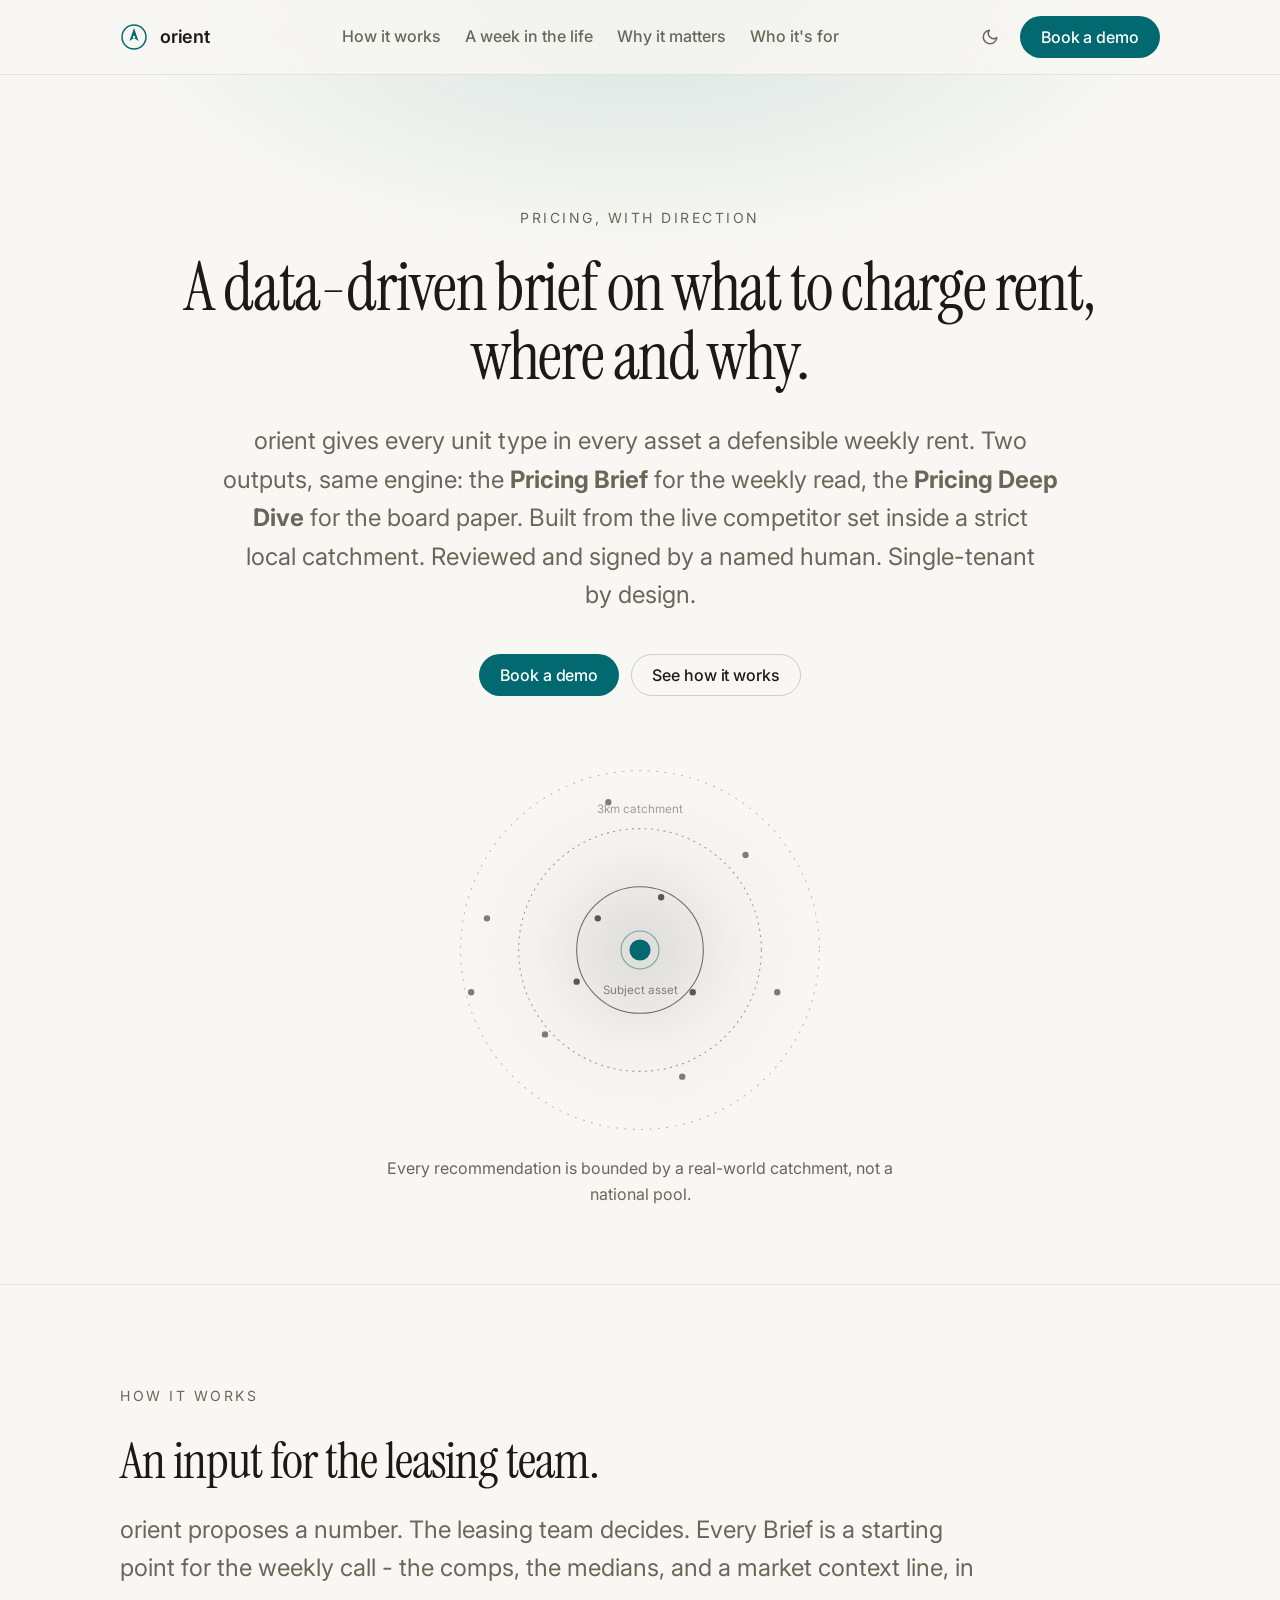
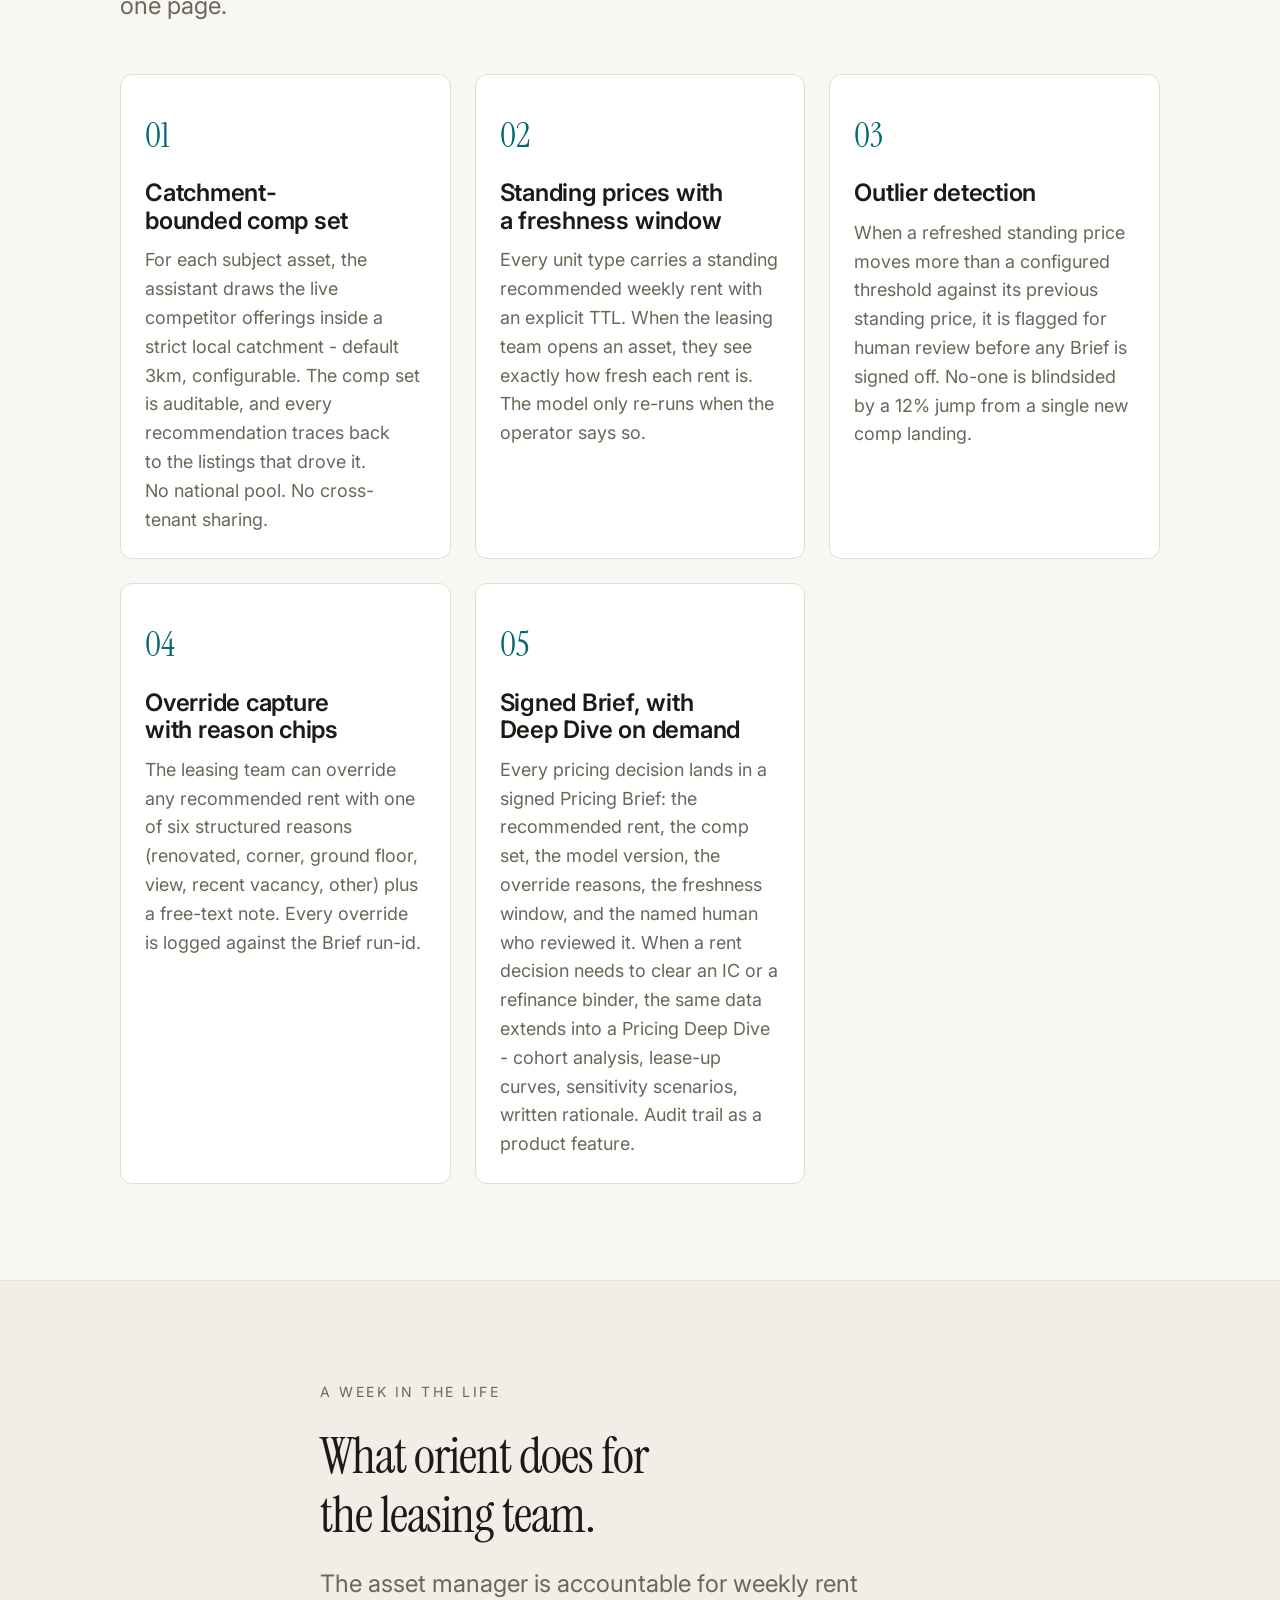
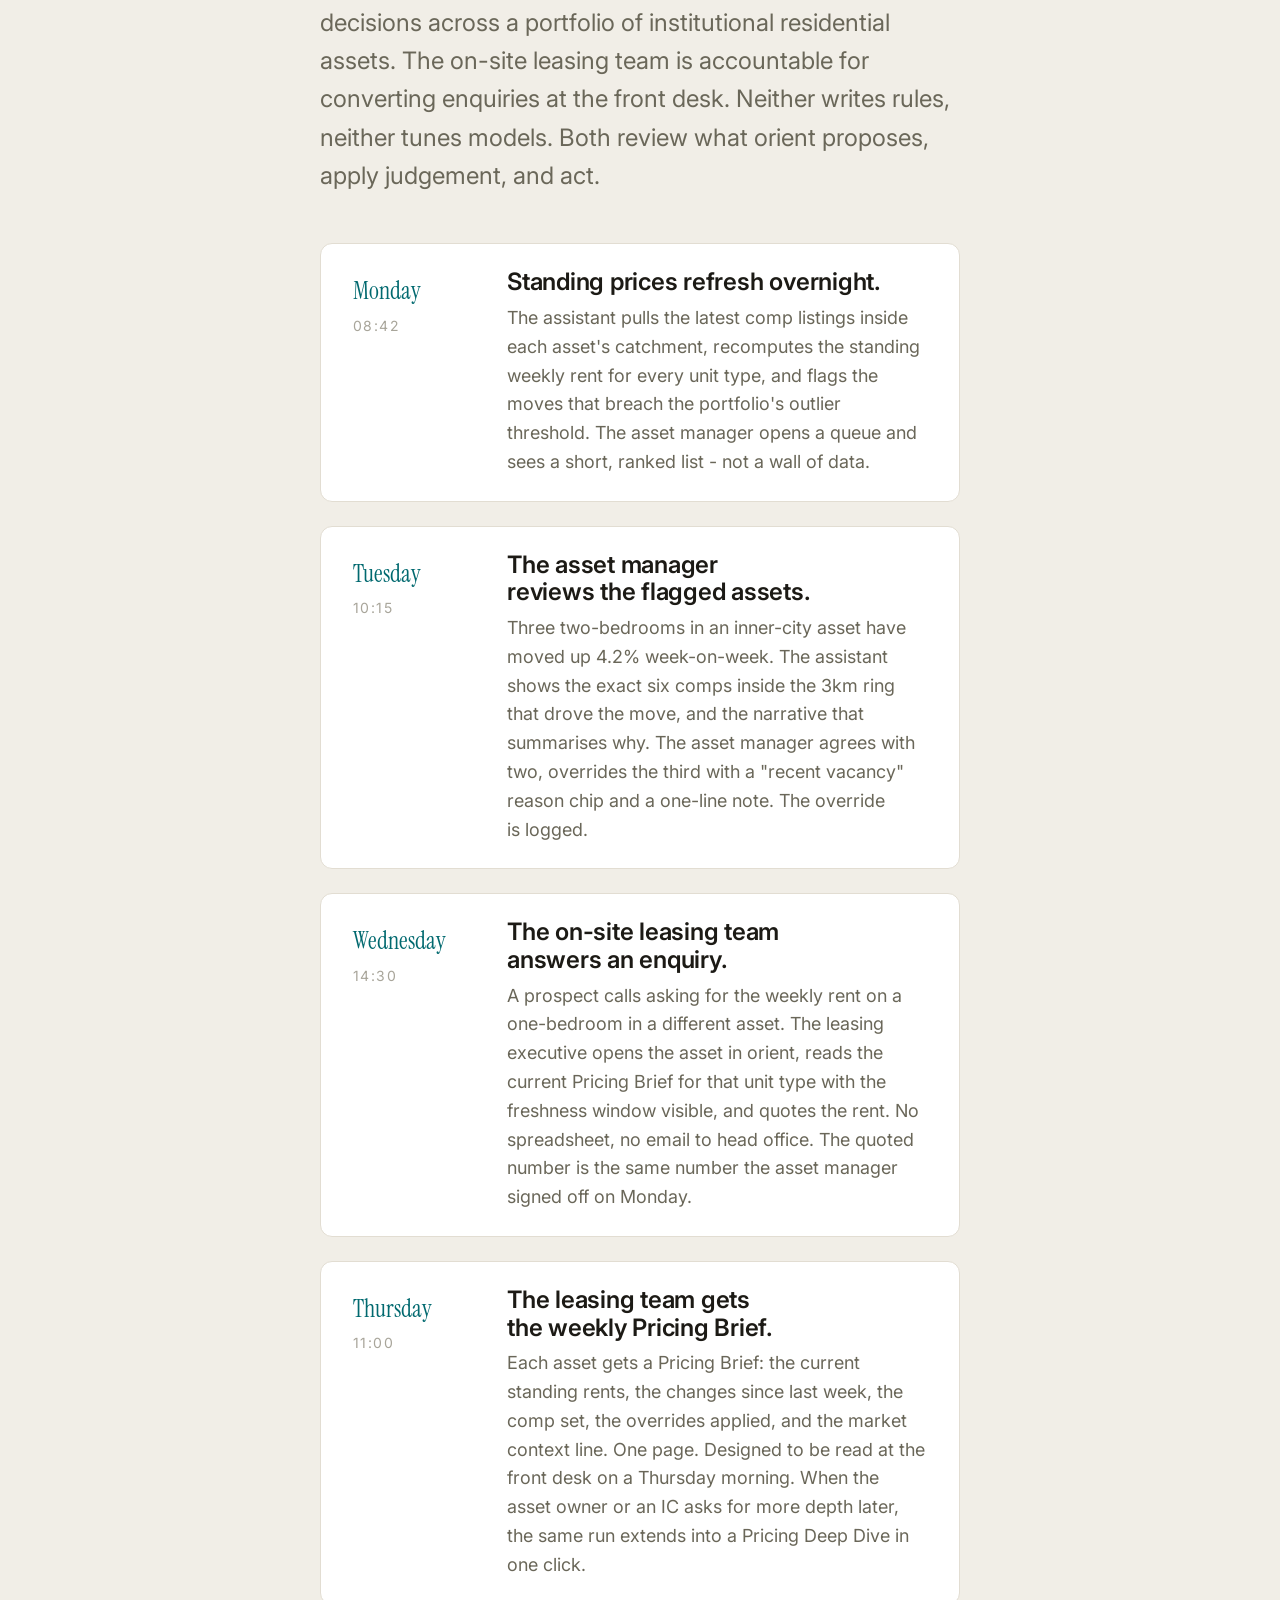
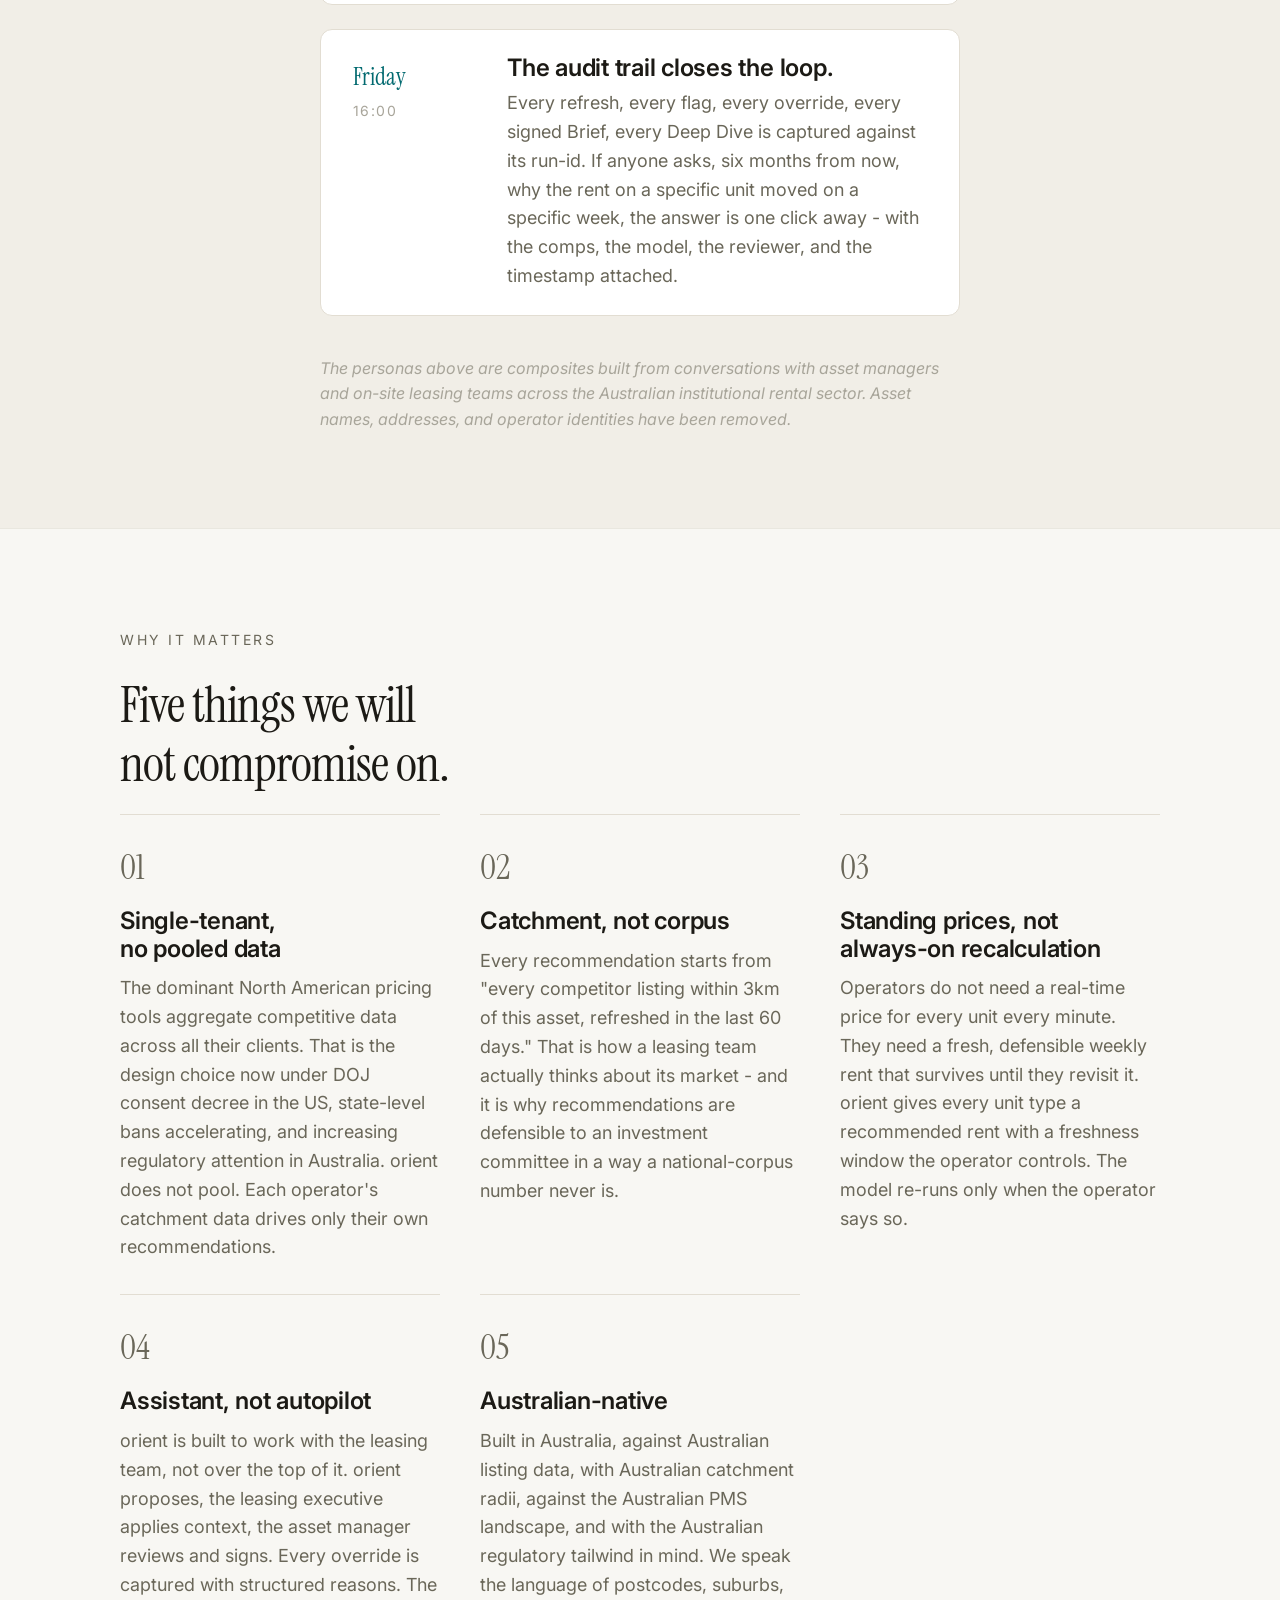
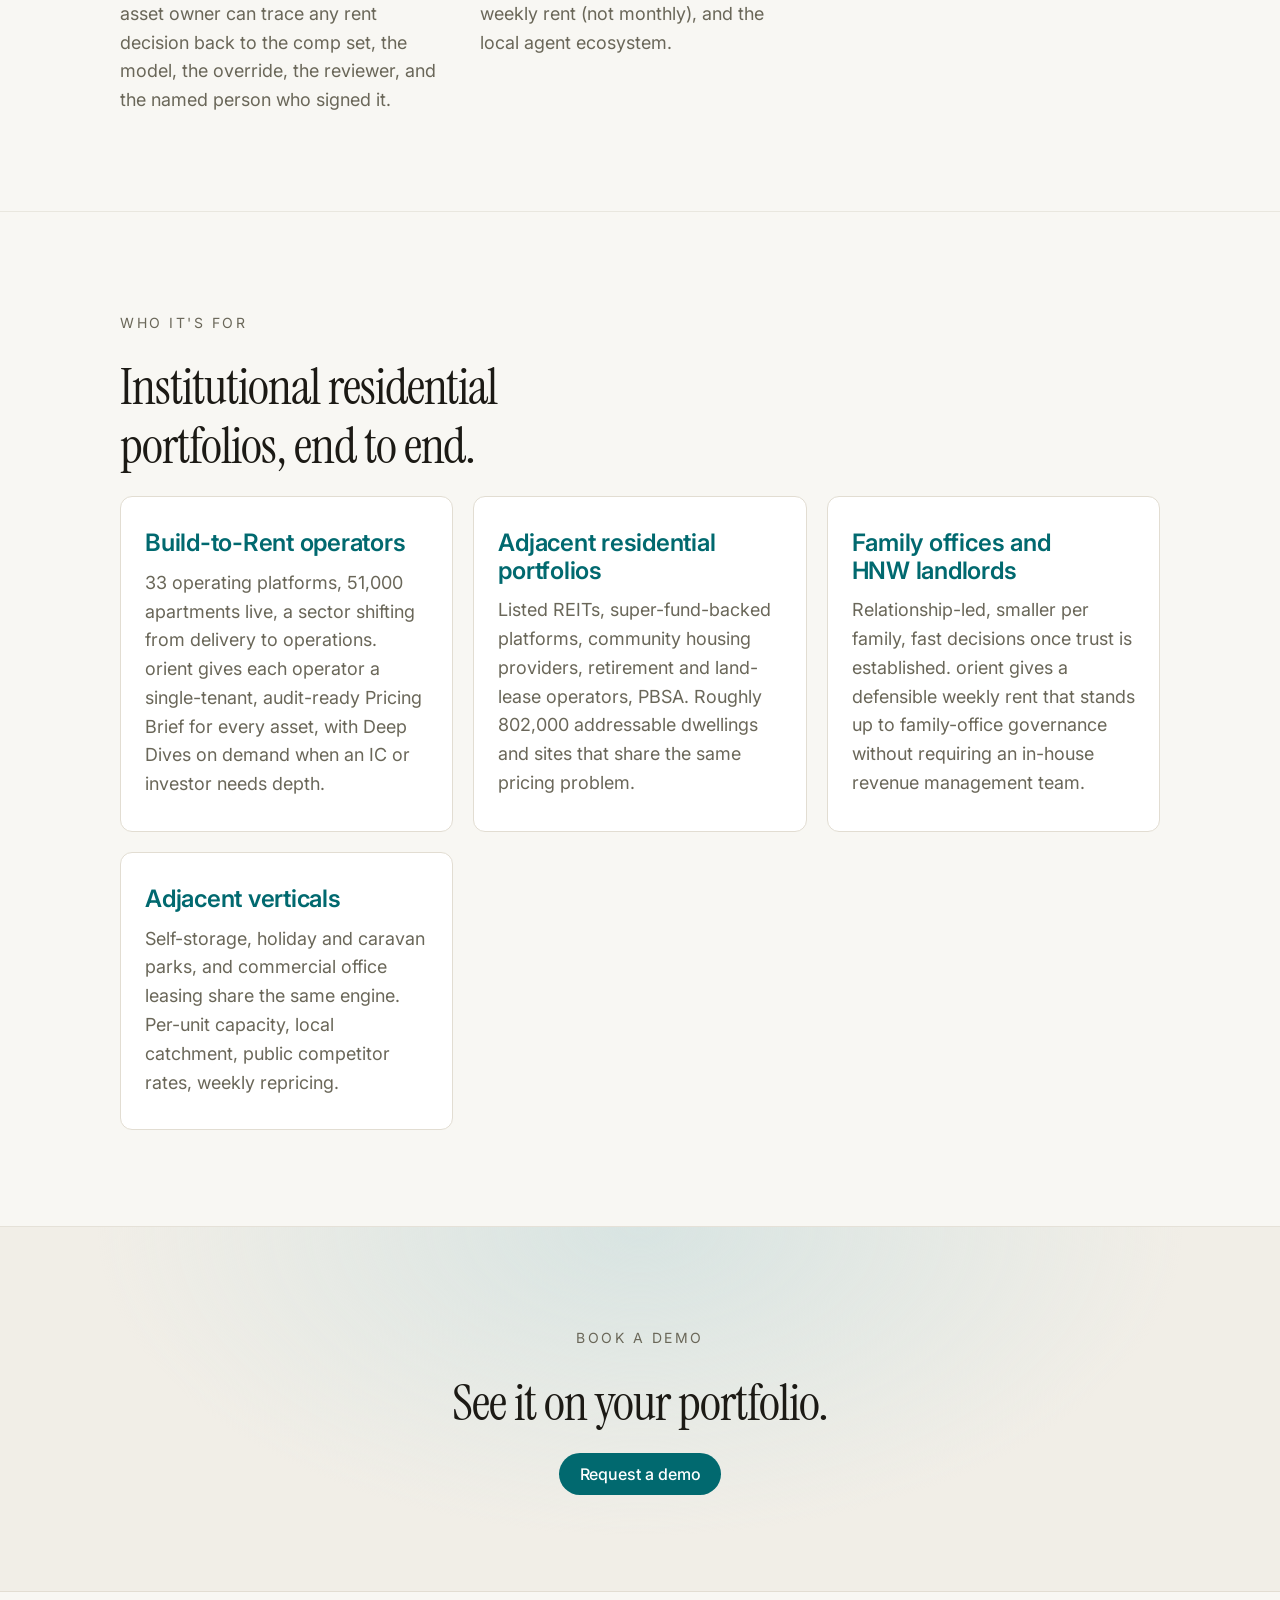
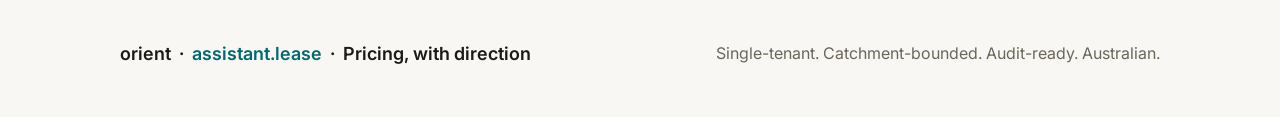
<file: index.html>
<!doctype html>
<html lang="en">
  <head>
    <meta charset="UTF-8" />
    <meta name="viewport" content="width=device-width, initial-scale=1.0" />
    <title>orient - a data-driven brief on what to charge rent, where and why</title>
    <meta
      name="description"
      content="orient is a data-driven brief on what to charge rent, where and why. Pricing Brief for the weekly read, Pricing Deep Dive for the board paper. Catchment-bounded, audit-ready, human-reviewed. Built for Australian institutional residential operators."
    />
    <meta property="og:title" content="orient - what to charge rent, where and why" />
    <meta
      property="og:description"
      content="A data-driven brief on what to charge rent, where and why. Pricing Brief + Pricing Deep Dive for Australian institutional residential operators."
    />
    <meta name="theme-color" content="#01696F" />
    <link rel="icon" type="image/svg+xml" href="favicon.svg" />
    <link rel="preconnect" href="https://fonts.googleapis.com" />
    <link rel="preconnect" href="https://fonts.gstatic.com" crossorigin />
    <link
      href="https://fonts.googleapis.com/css2?family=Inter:wght@400;500;600;700&family=Instrument+Serif:ital@0;1&display=swap"
      rel="stylesheet"
    />
    <link rel="stylesheet" href="styles.css" />
  </head>
  <body>
    <!-- HEADER -->
    <header class="site-header" role="banner">
      <div class="container header-inner">
        <a href="#top" class="brand" aria-label="orient home">
          <svg
            class="brand-mark"
            width="28"
            height="28"
            viewBox="0 0 28 28"
            fill="none"
            aria-hidden="true"
          >
            <!-- orient compass mark: outer ring + a north-pointing arrowhead. -->
            <circle cx="14" cy="14" r="12" stroke="currentColor" stroke-width="1.5" fill="none" />
            <path d="M14 5 L18.5 18 L14 15 L9.5 18 Z" fill="currentColor" />
            <circle cx="14" cy="14" r="1.2" fill="var(--color-surface,#f8f7f3)" />
          </svg>
          <span class="brand-text">orient</span>
        </a>
        <nav class="primary-nav" aria-label="Primary">
          <a href="#how">How it works</a>
          <a href="#week">A week in the life</a>
          <a href="#moat">Why it matters</a>
          <a href="#who">Who it's for</a>
        </nav>
        <div class="header-actions">
          <button
            type="button"
            class="theme-toggle"
            data-theme-toggle
            aria-label="Switch to dark mode"
          ></button>
          <a class="btn btn-primary" href="#contact">Book a demo</a>
        </div>
      </div>
    </header>

    <main id="top">
      <!-- HERO -->
      <section class="hero">
        <div class="container hero-inner">
          <p class="eyebrow">Pricing, with direction</p>
          <h1 class="hero-title">
            A data-driven brief on what to charge rent,<br />
            where and why.
          </h1>
          <p class="hero-sub">
            orient gives every unit type in every asset a defensible weekly rent. Two outputs,
            same engine: the <strong>Pricing Brief</strong> for the weekly read, the
            <strong>Pricing Deep Dive</strong> for the board paper. Built from the live
            competitor set inside a strict local catchment. Reviewed and signed by a named
            human. Single-tenant by design.
          </p>
          <div class="hero-cta">
            <a class="btn btn-primary" href="#contact">Book a demo</a>
            <a class="btn btn-ghost" href="#how">See how it works</a>
          </div>

          <!-- Abstract catchment diagram -->
          <figure class="catchment" aria-label="Catchment diagram: a target asset at the centre, with comparable listings inside a 3km ring">
            <svg viewBox="0 0 720 360" role="img" aria-hidden="true">
              <defs>
                <radialGradient id="ringGlow" cx="50%" cy="50%" r="50%">
                  <stop offset="0%" stop-color="currentColor" stop-opacity="0.12" />
                  <stop offset="60%" stop-color="currentColor" stop-opacity="0.02" />
                  <stop offset="100%" stop-color="currentColor" stop-opacity="0" />
                </radialGradient>
              </defs>
              <g transform="translate(360 180)">
                <circle r="170" fill="url(#ringGlow)" />
                <circle r="170" fill="none" stroke="currentColor" stroke-opacity="0.25" stroke-dasharray="2 6" />
                <circle r="115" fill="none" stroke="currentColor" stroke-opacity="0.4" stroke-dasharray="2 4" />
                <circle r="60" fill="none" stroke="currentColor" stroke-opacity="0.6" />
                <!-- comp dots -->
                <g fill="currentColor">
                  <circle cx="-145" cy="-30" r="3" opacity="0.55" />
                  <circle cx="-90" cy="80" r="3" opacity="0.55" />
                  <circle cx="40" cy="120" r="3" opacity="0.55" />
                  <circle cx="130" cy="40" r="3" opacity="0.55" />
                  <circle cx="100" cy="-90" r="3" opacity="0.55" />
                  <circle cx="-30" cy="-140" r="3" opacity="0.55" />
                  <circle cx="-160" cy="40" r="3" opacity="0.55" />
                  <circle cx="20" cy="-50" r="3" opacity="0.7" />
                  <circle cx="-60" cy="30" r="3" opacity="0.7" />
                  <circle cx="50" cy="40" r="3" opacity="0.7" />
                  <circle cx="-40" cy="-30" r="3" opacity="0.7" />
                </g>
                <!-- subject asset -->
                <g class="subject-pulse">
                  <circle r="10" fill="var(--color-primary)" />
                  <circle r="18" fill="none" stroke="var(--color-primary)" stroke-opacity="0.5" />
                </g>
                <text x="0" y="42" text-anchor="middle" fill="currentColor" opacity="0.5" font-size="11" font-family="Inter, system-ui">Subject asset</text>
                <text x="0" y="-130" text-anchor="middle" fill="currentColor" opacity="0.4" font-size="11" font-family="Inter, system-ui">3km catchment</text>
              </g>
            </svg>
            <figcaption>Every recommendation is bounded by a real-world catchment, not a national pool.</figcaption>
          </figure>
        </div>
      </section>

      <!-- HOW IT WORKS -->
      <section id="how" class="section section-how">
        <div class="container">
          <p class="eyebrow">How it works</p>
          <h2 class="section-title">An input for the leasing team.</h2>
          <p class="section-lede">
            orient proposes a number. The leasing team decides. Every Brief is a starting point
            for the weekly call - the comps, the medians, and a market context line, in one page.
          </p>

          <ol class="steps" role="list">
            <li class="step">
              <div class="step-num" aria-hidden="true">01</div>
              <h3>Catchment-bounded comp set</h3>
              <p>
                For each subject asset, the assistant draws the live competitor offerings inside a
                strict local catchment - default 3km, configurable. The comp set is auditable, and
                every recommendation traces back to the listings that drove it. No national pool.
                No cross-tenant sharing.
              </p>
            </li>
            <li class="step">
              <div class="step-num" aria-hidden="true">02</div>
              <h3>Standing prices with a freshness window</h3>
              <p>
                Every unit type carries a standing recommended weekly rent with an explicit TTL.
                When the leasing team opens an asset, they see exactly how fresh each rent is. The
                model only re-runs when the operator says so.
              </p>
            </li>
            <li class="step">
              <div class="step-num" aria-hidden="true">03</div>
              <h3>Outlier detection</h3>
              <p>
                When a refreshed standing price moves more than a configured threshold against its
                previous standing price, it is flagged for human review before any Brief is signed
                off. No-one is blindsided by a 12% jump from a single new comp landing.
              </p>
            </li>
            <li class="step">
              <div class="step-num" aria-hidden="true">04</div>
              <h3>Override capture with reason chips</h3>
              <p>
                The leasing team can override any recommended rent with one of six structured
                reasons (renovated, corner, ground floor, view, recent vacancy, other) plus a
                free-text note. Every override is logged against the Brief run-id.
              </p>
            </li>
            <li class="step">
              <div class="step-num" aria-hidden="true">05</div>
              <h3>Signed Brief, with Deep Dive on demand</h3>
              <p>
                Every pricing decision lands in a signed Pricing Brief: the recommended rent, the
                comp set, the model version, the override reasons, the freshness window, and the
                named human who reviewed it. When a rent decision needs to clear an IC or a
                refinance binder, the same data extends into a Pricing Deep Dive - cohort
                analysis, lease-up curves, sensitivity scenarios, written rationale. Audit trail
                as a product feature.
              </p>
            </li>
          </ol>
        </div>
      </section>

      <!-- A WEEK IN THE LIFE -->
      <section id="week" class="section section-week">
        <div class="container narrow">
          <p class="eyebrow">A week in the life</p>
          <h2 class="section-title">What orient does for the leasing team.</h2>
          <p class="section-lede">
            The asset manager is accountable for weekly rent decisions across a portfolio of
            institutional residential assets. The on-site leasing team is accountable for
            converting enquiries at the front desk. Neither writes rules, neither tunes models.
            Both review what orient proposes, apply judgement, and act.
          </p>

          <div class="timeline" role="list">
            <article class="t-card" role="listitem">
              <div class="t-meta">
                <span class="t-day">Monday</span>
                <span class="t-time">08:42</span>
              </div>
              <h3>Standing prices refresh overnight.</h3>
              <p>
                The assistant pulls the latest comp listings inside each asset's catchment, recomputes
                the standing weekly rent for every unit type, and flags the moves that breach the
                portfolio's outlier threshold. The asset manager opens a queue and sees a short,
                ranked list - not a wall of data.
              </p>
            </article>

            <article class="t-card" role="listitem">
              <div class="t-meta">
                <span class="t-day">Tuesday</span>
                <span class="t-time">10:15</span>
              </div>
              <h3>The asset manager reviews the flagged assets.</h3>
              <p>
                Three two-bedrooms in an inner-city asset have moved up 4.2% week-on-week. The
                assistant shows the exact six comps inside the 3km ring that drove the move, and
                the narrative that summarises why. The asset manager agrees with two, overrides
                the third with a "recent vacancy" reason chip and a one-line note. The override
                is logged.
              </p>
            </article>

            <article class="t-card" role="listitem">
              <div class="t-meta">
                <span class="t-day">Wednesday</span>
                <span class="t-time">14:30</span>
              </div>
              <h3>The on-site leasing team answers an enquiry.</h3>
              <p>
                A prospect calls asking for the weekly rent on a one-bedroom in a different asset.
                The leasing executive opens the asset in orient, reads the current Pricing Brief
                for that unit type with the freshness window visible, and quotes the rent. No
                spreadsheet, no email to head office. The quoted number is the same number the
                asset manager signed off on Monday.
              </p>
            </article>

            <article class="t-card" role="listitem">
              <div class="t-meta">
                <span class="t-day">Thursday</span>
                <span class="t-time">11:00</span>
              </div>
              <h3>The leasing team gets the weekly Pricing Brief.</h3>
              <p>
                Each asset gets a Pricing Brief: the current standing rents, the changes since
                last week, the comp set, the overrides applied, and the market context line.
                One page. Designed to be read at the front desk on a Thursday morning. When the
                asset owner or an IC asks for more depth later, the same run extends into a
                Pricing Deep Dive in one click.
              </p>
            </article>

            <article class="t-card" role="listitem">
              <div class="t-meta">
                <span class="t-day">Friday</span>
                <span class="t-time">16:00</span>
              </div>
              <h3>The audit trail closes the loop.</h3>
              <p>
                Every refresh, every flag, every override, every signed Brief, every Deep Dive
                is captured against its run-id. If anyone asks, six months from now, why the rent
                on a specific unit moved on a specific week, the answer is one click away - with
                the comps, the model, the reviewer, and the timestamp attached.
              </p>
            </article>
          </div>

          <p class="footnote">
            The personas above are composites built from conversations with asset managers and
            on-site leasing teams across the Australian institutional rental sector. Asset names,
            addresses, and operator identities have been removed.
          </p>
        </div>
      </section>

      <!-- MOAT / WHY IT MATTERS -->
      <section id="moat" class="section section-moat">
        <div class="container">
          <p class="eyebrow">Why it matters</p>
          <h2 class="section-title">Five things we will not compromise on.</h2>

          <div class="pillars">
            <article class="pillar">
              <p class="pillar-num">01</p>
              <h3>Single-tenant, no pooled data</h3>
              <p>
                The dominant North American pricing tools aggregate competitive data across all
                their clients. That is the design choice now under DOJ consent decree in the US,
                state-level bans accelerating, and increasing regulatory attention in Australia.
                orient does not pool. Each operator's catchment data drives only their own
                recommendations.
              </p>
            </article>
            <article class="pillar">
              <p class="pillar-num">02</p>
              <h3>Catchment, not corpus</h3>
              <p>
                Every recommendation starts from "every competitor listing within 3km of this asset,
                refreshed in the last 60 days." That is how a leasing team actually thinks about
                its market - and it is why recommendations are defensible to an investment
                committee in a way a national-corpus number never is.
              </p>
            </article>
            <article class="pillar">
              <p class="pillar-num">03</p>
              <h3>Standing prices, not always-on recalculation</h3>
              <p>
                Operators do not need a real-time price for every unit every minute. They need a
                fresh, defensible weekly rent that survives until they revisit it. orient gives
                every unit type a recommended rent with a freshness window the operator controls.
                The model re-runs only when the operator says so.
              </p>
            </article>
            <article class="pillar">
              <p class="pillar-num">04</p>
              <h3>Assistant, not autopilot</h3>
              <p>
                orient is built to work with the leasing team, not over the top of it. orient
                proposes, the leasing executive applies context, the asset manager reviews and
                signs. Every override is captured with structured reasons. The asset owner can
                trace any rent decision back to the comp set, the model, the override, the
                reviewer, and the named person who signed it.
              </p>
            </article>
            <article class="pillar">
              <p class="pillar-num">05</p>
              <h3>Australian-native</h3>
              <p>
                Built in Australia, against Australian listing data, with Australian catchment
                radii, against the Australian PMS landscape, and with the Australian regulatory
                tailwind in mind. We speak the language of postcodes, suburbs, weekly rent (not
                monthly), and the local agent ecosystem.
              </p>
            </article>
          </div>
        </div>
      </section>

      <!-- WHO IT IS FOR -->
      <section id="who" class="section section-who">
        <div class="container">
          <p class="eyebrow">Who it's for</p>
          <h2 class="section-title">Institutional residential portfolios, end to end.</h2>

          <div class="who-grid">
            <article class="who-card">
              <h3>Build-to-Rent operators</h3>
              <p>
                33 operating platforms, 51,000 apartments live, a sector shifting from delivery to
                operations. orient gives each operator a single-tenant, audit-ready Pricing Brief
                for every asset, with Deep Dives on demand when an IC or investor needs depth.
              </p>
            </article>
            <article class="who-card">
              <h3>Adjacent residential portfolios</h3>
              <p>
                Listed REITs, super-fund-backed platforms, community housing providers,
                retirement and land-lease operators, PBSA. Roughly 802,000 addressable
                dwellings and sites that share the same pricing problem.
              </p>
            </article>
            <article class="who-card">
              <h3>Family offices and HNW landlords</h3>
              <p>
                Relationship-led, smaller per family, fast decisions once trust is established.
                orient gives a defensible weekly rent that stands up to family-office governance
                without requiring an in-house revenue management team.
              </p>
            </article>
            <article class="who-card">
              <h3>Adjacent verticals</h3>
              <p>
                Self-storage, holiday and caravan parks, and commercial office leasing share the
                same engine. Per-unit capacity, local catchment, public competitor rates,
                weekly repricing.
              </p>
            </article>
          </div>
        </div>
      </section>

      <!-- CONTACT -->
      <section id="contact" class="section section-contact">
        <div class="container narrow">
          <p class="eyebrow">Book a demo</p>
          <h2 class="section-title">See it on your portfolio.</h2>
          <div class="contact-cta">
            <a class="btn btn-primary" href="mailto:hello@withorient.com?subject=orient%20demo%20request">Request a demo</a>
          </div>
        </div>
      </section>
    </main>

    <footer class="site-footer">
      <div class="container footer-inner">
        <p class="footer-brand">
          orient &nbsp;&middot;&nbsp; <a href="https://assistant.lease">assistant.lease</a> &nbsp;&middot;&nbsp; Pricing, with direction
        </p>
        <p class="footer-meta">
          Single-tenant. Catchment-bounded. Audit-ready. Australian.
        </p>
      </div>
    </footer>

    <script>
      (function () {
        const t = document.querySelector('[data-theme-toggle]'),
          r = document.documentElement;
        let d = matchMedia('(prefers-color-scheme:dark)').matches ? 'dark' : 'light';
        r.setAttribute('data-theme', d);
        const setIcon = () => {
          t.setAttribute(
            'aria-label',
            'Switch to ' + (d === 'dark' ? 'light' : 'dark') + ' mode'
          );
          t.innerHTML =
            d === 'dark'
              ? '<svg width="18" height="18" viewBox="0 0 24 24" fill="none" stroke="currentColor" stroke-width="2" stroke-linecap="round" stroke-linejoin="round"><circle cx="12" cy="12" r="5"/><path d="M12 1v2M12 21v2M4.22 4.22l1.42 1.42M18.36 18.36l1.42 1.42M1 12h2M21 12h2M4.22 19.78l1.42-1.42M18.36 5.64l1.42-1.42"/></svg>'
              : '<svg width="18" height="18" viewBox="0 0 24 24" fill="none" stroke="currentColor" stroke-width="2" stroke-linecap="round" stroke-linejoin="round"><path d="M21 12.79A9 9 0 1 1 11.21 3 7 7 0 0 0 21 12.79z"/></svg>';
        };
        if (t) {
          setIcon();
          t.addEventListener('click', () => {
            d = d === 'dark' ? 'light' : 'dark';
            r.setAttribute('data-theme', d);
            setIcon();
          });
        }
      })();
    </script>
  </body>
</html>
</file>
<file: styles.css>
/* =============================
   Assistant.Lease - styles
   ============================= */

:root {
  --text-xs: clamp(0.75rem, 0.7rem + 0.25vw, 0.875rem);
  --text-sm: clamp(0.875rem, 0.8rem + 0.35vw, 1rem);
  --text-base: clamp(1rem, 0.95rem + 0.25vw, 1.125rem);
  --text-lg: clamp(1.125rem, 1rem + 0.75vw, 1.5rem);
  --text-xl: clamp(1.5rem, 1.2rem + 1.25vw, 2.25rem);
  --text-2xl: clamp(2rem, 1.2rem + 2.5vw, 3.5rem);
  --text-3xl: clamp(2.5rem, 1rem + 4vw, 5rem);

  --space-1: 0.25rem;
  --space-2: 0.5rem;
  --space-3: 0.75rem;
  --space-4: 1rem;
  --space-5: 1.25rem;
  --space-6: 1.5rem;
  --space-8: 2rem;
  --space-10: 2.5rem;
  --space-12: 3rem;
  --space-16: 4rem;
  --space-20: 5rem;
  --space-24: 6rem;
  --space-32: 8rem;

  --radius-sm: 0.375rem;
  --radius-md: 0.5rem;
  --radius-lg: 0.75rem;
  --radius-xl: 1rem;
  --radius-full: 9999px;

  --transition-interactive: 200ms cubic-bezier(0.16, 1, 0.3, 1);
  --content-default: 1120px;
  --content-narrow: 720px;

  --font-display: 'Instrument Serif', Georgia, 'Times New Roman', serif;
  --font-body: 'Inter', system-ui, -apple-system, 'Helvetica Neue', sans-serif;
}

:root,
[data-theme='light'] {
  --color-bg: #f8f7f3;
  --color-surface: #ffffff;
  --color-surface-2: #fbfaf6;
  --color-surface-offset: #f1eee7;
  --color-divider: #e2ddd2;
  --color-border: #d3cdc0;

  --color-text: #1c1a15;
  --color-text-muted: #6a6759;
  --color-text-faint: #a8a59a;

  --color-primary: #01696f;
  --color-primary-hover: #0c4e54;
  --color-primary-active: #0f3638;
  --color-primary-soft: #d8e4e2;

  --shadow-sm: 0 1px 2px rgba(28, 26, 21, 0.06);
  --shadow-md: 0 8px 24px rgba(28, 26, 21, 0.08);
  --shadow-lg: 0 24px 64px rgba(28, 26, 21, 0.12);
}

[data-theme='dark'] {
  --color-bg: #131310;
  --color-surface: #1a1a17;
  --color-surface-2: #1f1f1c;
  --color-surface-offset: #232320;
  --color-divider: #2b2b27;
  --color-border: #3a3a35;

  --color-text: #ebe9e3;
  --color-text-muted: #98948a;
  --color-text-faint: #5e5a52;

  --color-primary: #4f98a3;
  --color-primary-hover: #6caab4;
  --color-primary-active: #2a7a86;
  --color-primary-soft: #1f3739;

  --shadow-sm: 0 1px 2px rgba(0, 0, 0, 0.4);
  --shadow-md: 0 8px 24px rgba(0, 0, 0, 0.5);
  --shadow-lg: 0 24px 64px rgba(0, 0, 0, 0.6);
}

/* base */
*,
*::before,
*::after {
  box-sizing: border-box;
  margin: 0;
  padding: 0;
}
html {
  -webkit-font-smoothing: antialiased;
  -moz-osx-font-smoothing: grayscale;
  text-rendering: optimizeLegibility;
  scroll-behavior: smooth;
  scroll-padding-top: 96px;
}
body {
  min-height: 100dvh;
  line-height: 1.6;
  font-family: var(--font-body);
  font-size: var(--text-base);
  color: var(--color-text);
  background-color: var(--color-bg);
  background-image:
    radial-gradient(
      ellipse 60% 40% at 50% 0%,
      var(--color-primary-soft) 0%,
      transparent 70%
    );
  background-attachment: fixed;
}
img,
svg {
  display: block;
  max-width: 100%;
  height: auto;
}
a {
  color: var(--color-primary);
  text-decoration: none;
  transition: color var(--transition-interactive);
}
a:hover {
  color: var(--color-primary-hover);
}
h1,
h2,
h3,
h4 {
  text-wrap: balance;
  line-height: 1.15;
  font-weight: 600;
  letter-spacing: -0.01em;
}
p {
  text-wrap: pretty;
  max-width: 64ch;
}
::selection {
  background: var(--color-primary-soft);
  color: var(--color-text);
}
button {
  cursor: pointer;
  background: none;
  border: none;
  font: inherit;
  color: inherit;
}

/* layout */
.container {
  width: 100%;
  max-width: var(--content-default);
  margin: 0 auto;
  padding-inline: clamp(var(--space-5), 4vw, var(--space-10));
}
.container.narrow {
  max-width: var(--content-narrow);
}

/* header */
.site-header {
  position: sticky;
  top: 0;
  z-index: 50;
  background: color-mix(in oklab, var(--color-bg) 80%, transparent);
  backdrop-filter: blur(14px);
  -webkit-backdrop-filter: blur(14px);
  border-bottom: 1px solid color-mix(in oklab, var(--color-border) 50%, transparent);
}
.header-inner {
  display: flex;
  align-items: center;
  justify-content: space-between;
  gap: var(--space-6);
  padding-block: var(--space-4);
}
.brand {
  display: inline-flex;
  align-items: center;
  gap: var(--space-3);
  color: var(--color-text);
  font-weight: 600;
  letter-spacing: -0.01em;
}
.brand:hover {
  color: var(--color-text);
}
.brand-mark {
  color: var(--color-primary);
}
.brand-text {
  font-size: var(--text-base);
}
.brand-dot {
  color: var(--color-primary);
}
.primary-nav {
  display: flex;
  gap: var(--space-6);
}
.primary-nav a {
  color: var(--color-text-muted);
  font-size: var(--text-sm);
  font-weight: 500;
}
.primary-nav a:hover {
  color: var(--color-text);
}
.header-actions {
  display: flex;
  align-items: center;
  gap: var(--space-3);
}
.theme-toggle {
  width: 36px;
  height: 36px;
  display: inline-flex;
  align-items: center;
  justify-content: center;
  border-radius: var(--radius-full);
  color: var(--color-text-muted);
  transition: all var(--transition-interactive);
}
.theme-toggle:hover {
  background: var(--color-surface-offset);
  color: var(--color-text);
}

@media (max-width: 760px) {
  .primary-nav {
    display: none;
  }
}

/* buttons */
.btn {
  display: inline-flex;
  align-items: center;
  justify-content: center;
  padding: var(--space-3) var(--space-5);
  border-radius: var(--radius-full);
  font-size: var(--text-sm);
  font-weight: 500;
  line-height: 1;
  letter-spacing: -0.005em;
  transition: all var(--transition-interactive);
  border: 1px solid transparent;
}
.btn-primary {
  background: var(--color-primary);
  color: #fff;
}
.btn-primary:hover {
  background: var(--color-primary-hover);
  color: #fff;
  transform: translateY(-1px);
  box-shadow: var(--shadow-md);
}
.btn-ghost {
  border-color: var(--color-border);
  color: var(--color-text);
}
.btn-ghost:hover {
  border-color: var(--color-primary);
  color: var(--color-primary);
}

/* hero */
.hero {
  padding-block: clamp(var(--space-16), 10vw, var(--space-32))
    clamp(var(--space-12), 6vw, var(--space-20));
}
.hero-inner {
  text-align: center;
}
.eyebrow {
  display: inline-block;
  font-size: var(--text-xs);
  letter-spacing: 0.18em;
  text-transform: uppercase;
  color: var(--color-text-muted);
  margin-bottom: var(--space-6);
}
.hero-title {
  font-family: var(--font-display);
  font-weight: 400;
  font-size: var(--text-3xl);
  line-height: 1.02;
  letter-spacing: -0.02em;
  margin-bottom: var(--space-8);
}
.hero-sub {
  margin: 0 auto;
  max-width: 56ch;
  font-size: var(--text-lg);
  color: var(--color-text-muted);
  margin-bottom: var(--space-10);
}
.hero-cta {
  display: inline-flex;
  flex-wrap: wrap;
  justify-content: center;
  gap: var(--space-3);
  margin-bottom: var(--space-16);
}

.catchment {
  margin: 0 auto;
  max-width: 760px;
  color: var(--color-text);
}
.catchment svg {
  width: 100%;
  height: auto;
}
.catchment figcaption {
  margin-top: var(--space-4);
  font-size: var(--text-sm);
  color: var(--color-text-muted);
  text-align: center;
  max-width: 56ch;
  margin-inline: auto;
}
@keyframes subjectPulse {
  0%,
  100% {
    transform: scale(1);
    opacity: 1;
  }
  50% {
    transform: scale(1.1);
    opacity: 0.9;
  }
}
.subject-pulse {
  transform-origin: 0 0;
  animation: subjectPulse 3.4s ease-in-out infinite;
}
@media (prefers-reduced-motion: reduce) {
  .subject-pulse {
    animation: none;
  }
}

/* generic section */
.section {
  padding-block: clamp(var(--space-16), 8vw, var(--space-24));
  border-top: 1px solid color-mix(in oklab, var(--color-border) 40%, transparent);
}
.section-title {
  font-family: var(--font-display);
  font-weight: 400;
  font-size: var(--text-2xl);
  letter-spacing: -0.02em;
  margin-bottom: var(--space-5);
  max-width: 22ch;
}
.section-lede {
  font-size: var(--text-lg);
  color: var(--color-text-muted);
  max-width: 60ch;
  margin-bottom: var(--space-12);
}

/* steps (how it works) */
.steps {
  display: grid;
  grid-template-columns: repeat(auto-fit, minmax(280px, 1fr));
  gap: var(--space-6);
  list-style: none;
}
.step {
  background: var(--color-surface);
  border: 1px solid var(--color-divider);
  border-radius: var(--radius-lg);
  padding: var(--space-8) var(--space-6) var(--space-6);
  position: relative;
  transition: all var(--transition-interactive);
}
.step:hover {
  border-color: var(--color-primary);
  transform: translateY(-2px);
  box-shadow: var(--shadow-md);
}
.step-num {
  font-family: var(--font-display);
  font-size: var(--text-xl);
  color: var(--color-primary);
  margin-bottom: var(--space-4);
}
.step h3 {
  font-size: var(--text-lg);
  margin-bottom: var(--space-3);
}
.step p {
  font-size: var(--text-base);
  color: var(--color-text-muted);
}

/* week - timeline */
.section-week {
  background: var(--color-surface-offset);
}
.timeline {
  display: grid;
  gap: var(--space-6);
  margin-bottom: var(--space-10);
}
.t-card {
  background: var(--color-surface);
  border: 1px solid var(--color-divider);
  border-radius: var(--radius-lg);
  padding: var(--space-6) var(--space-8);
  display: grid;
  grid-template-columns: 130px 1fr;
  grid-template-rows: auto auto;
  column-gap: var(--space-6);
  row-gap: var(--space-2);
  align-items: start;
}
.t-card:hover {
  border-color: var(--color-primary);
}
.t-meta {
  grid-column: 1;
  grid-row: 1 / span 2;
  display: flex;
  flex-direction: column;
  gap: var(--space-1);
  padding-top: var(--space-1);
}
.t-card h3 {
  grid-column: 2;
  grid-row: 1;
}
.t-card p {
  grid-column: 2;
  grid-row: 2;
}
.t-day {
  font-family: var(--font-display);
  font-size: var(--text-lg);
  color: var(--color-primary);
}
.t-time {
  font-size: var(--text-xs);
  letter-spacing: 0.1em;
  text-transform: uppercase;
  color: var(--color-text-faint);
}
.t-card h3 {
  font-size: var(--text-lg);
  margin-bottom: 0;
}
.t-card p {
  font-size: var(--text-base);
  color: var(--color-text-muted);
}
.footnote {
  font-size: var(--text-sm);
  color: var(--color-text-faint);
  font-style: italic;
  max-width: 64ch;
}
@media (max-width: 640px) {
  .t-card {
    grid-template-columns: 1fr;
    grid-template-rows: auto auto auto;
    padding: var(--space-5);
  }
  .t-meta {
    grid-column: 1;
    grid-row: 1;
    flex-direction: row;
    align-items: baseline;
    gap: var(--space-3);
  }
  .t-card h3 {
    grid-column: 1;
    grid-row: 2;
  }
  .t-card p {
    grid-column: 1;
    grid-row: 3;
  }
}

/* moat / pillars */
.pillars {
  display: grid;
  grid-template-columns: repeat(auto-fit, minmax(280px, 1fr));
  gap: var(--space-8) var(--space-10);
}
.pillar {
  position: relative;
  padding-top: var(--space-6);
  border-top: 1px solid var(--color-divider);
}
.pillar-num {
  font-family: var(--font-display);
  font-size: var(--text-xl);
  color: var(--color-primary);
  margin-bottom: var(--space-3);
}
.pillar h3 {
  font-size: var(--text-lg);
  margin-bottom: var(--space-3);
}
.pillar p {
  color: var(--color-text-muted);
}

/* who */
.who-grid {
  display: grid;
  grid-template-columns: repeat(auto-fit, minmax(280px, 1fr));
  gap: var(--space-5);
}
.who-card {
  background: var(--color-surface);
  border: 1px solid var(--color-divider);
  border-radius: var(--radius-lg);
  padding: var(--space-8) var(--space-6);
  transition: all var(--transition-interactive);
}
.who-card:hover {
  border-color: var(--color-primary);
  transform: translateY(-2px);
  box-shadow: var(--shadow-md);
}
.who-card h3 {
  font-size: var(--text-lg);
  margin-bottom: var(--space-3);
  color: var(--color-primary);
}
.who-card p {
  font-size: var(--text-base);
  color: var(--color-text-muted);
}

/* contact */
.section-contact {
  background:
    radial-gradient(
      ellipse at 50% 0%,
      var(--color-primary-soft) 0%,
      transparent 60%
    ),
    var(--color-surface-offset);
  text-align: center;
}
.section-contact .section-title,
.section-contact .section-lede {
  margin-inline: auto;
}
.section-contact .section-lede {
  margin-bottom: var(--space-10);
}
.contact-card {
  background: var(--color-surface);
  border: 1px solid var(--color-divider);
  border-radius: var(--radius-lg);
  padding: var(--space-8);
  display: flex;
  align-items: center;
  justify-content: space-between;
  gap: var(--space-6);
  text-align: left;
  box-shadow: var(--shadow-md);
}
.contact-label {
  font-size: var(--text-xs);
  letter-spacing: 0.14em;
  text-transform: uppercase;
  color: var(--color-text-faint);
  margin-bottom: var(--space-2);
}
.contact-value {
  font-size: var(--text-lg);
  font-weight: 600;
}
.contact-value a {
  color: var(--color-text);
}
.contact-value a:hover {
  color: var(--color-primary);
}
.contact-name {
  font-size: var(--text-sm);
  color: var(--color-text-muted);
  margin-top: var(--space-1);
}
@media (max-width: 600px) {
  .contact-card {
    flex-direction: column;
    align-items: flex-start;
  }
}

/* footer */
.site-footer {
  padding-block: var(--space-12);
  border-top: 1px solid var(--color-divider);
  color: var(--color-text-muted);
}
.footer-inner {
  display: flex;
  align-items: center;
  justify-content: space-between;
  gap: var(--space-6);
  flex-wrap: wrap;
}
.footer-brand {
  font-weight: 600;
  color: var(--color-text);
}
.footer-meta {
  font-size: var(--text-sm);
}

:focus-visible {
  outline: 2px solid var(--color-primary);
  outline-offset: 3px;
  border-radius: var(--radius-sm);
}

@media (prefers-reduced-motion: reduce) {
  *,
  *::before,
  *::after {
    animation-duration: 0.01ms !important;
    animation-iteration-count: 1 !important;
    transition-duration: 0.01ms !important;
    scroll-behavior: auto !important;
  }
}
</file>
